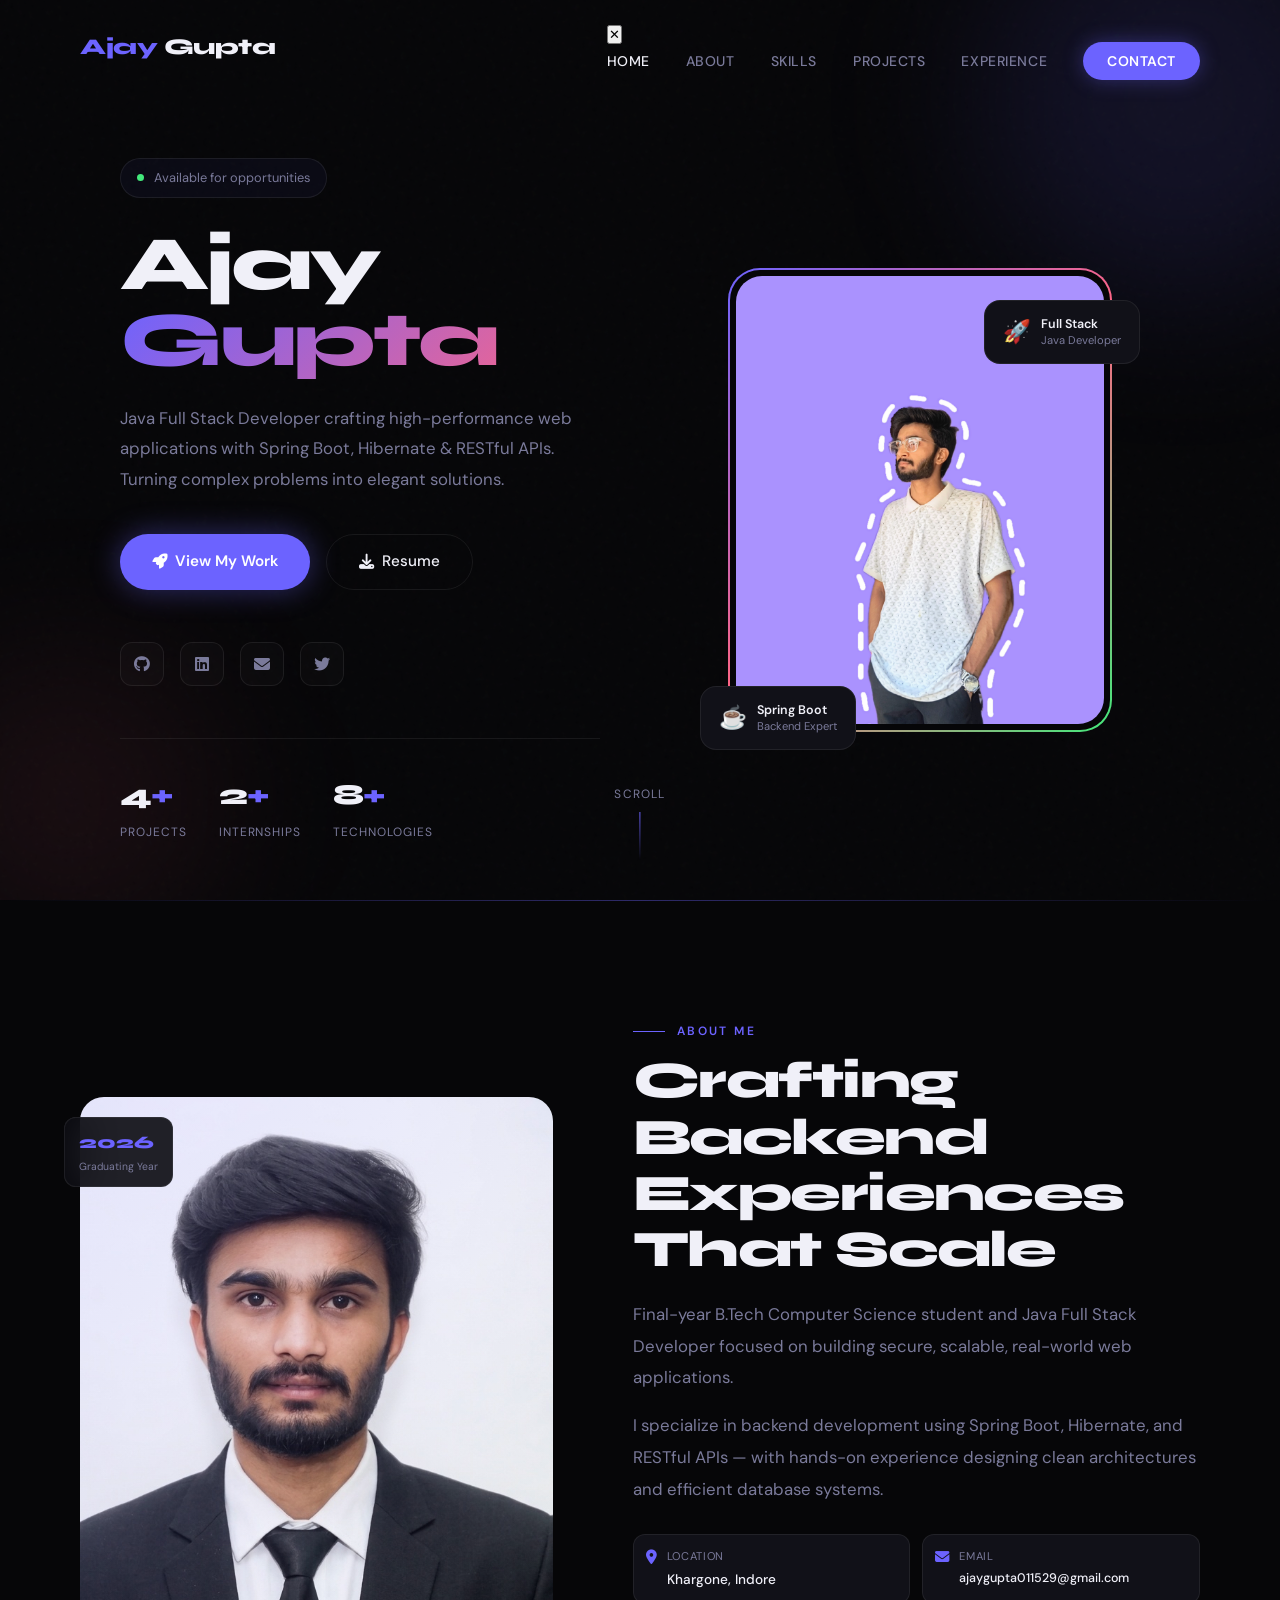
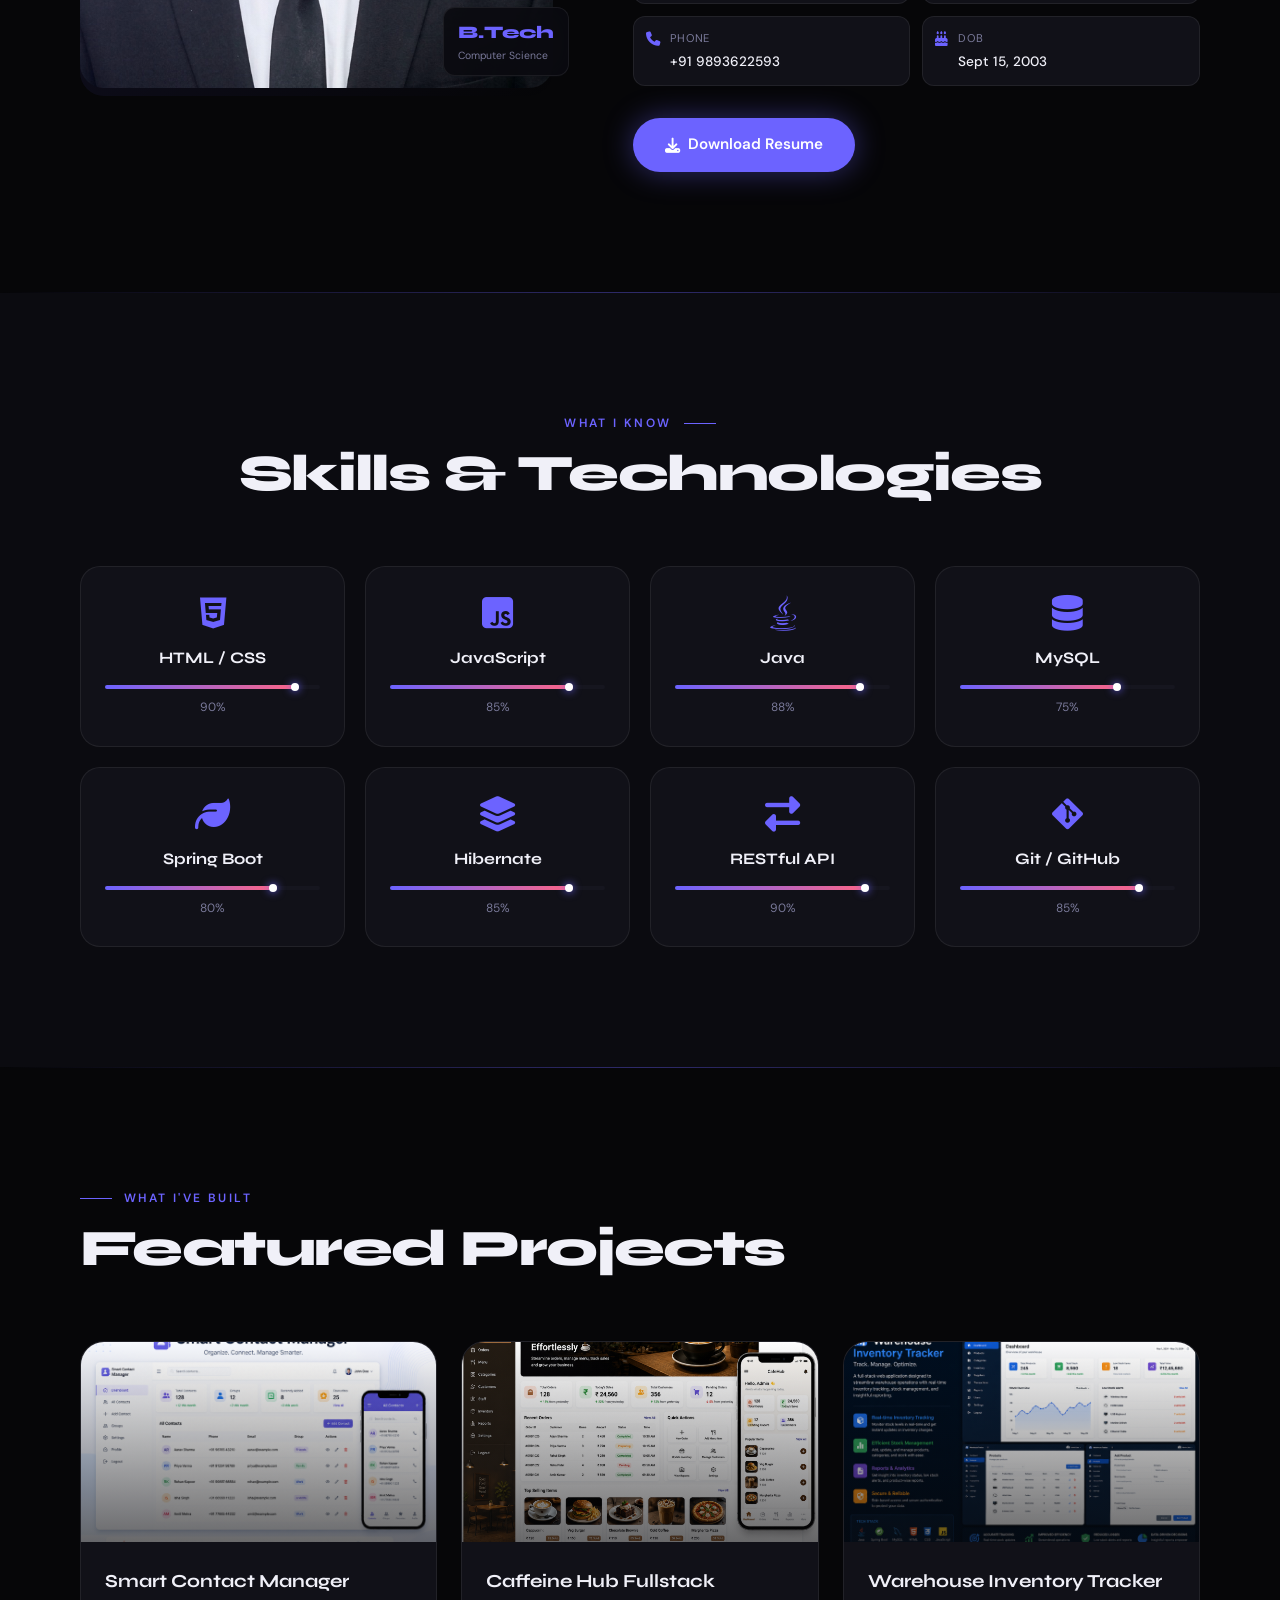
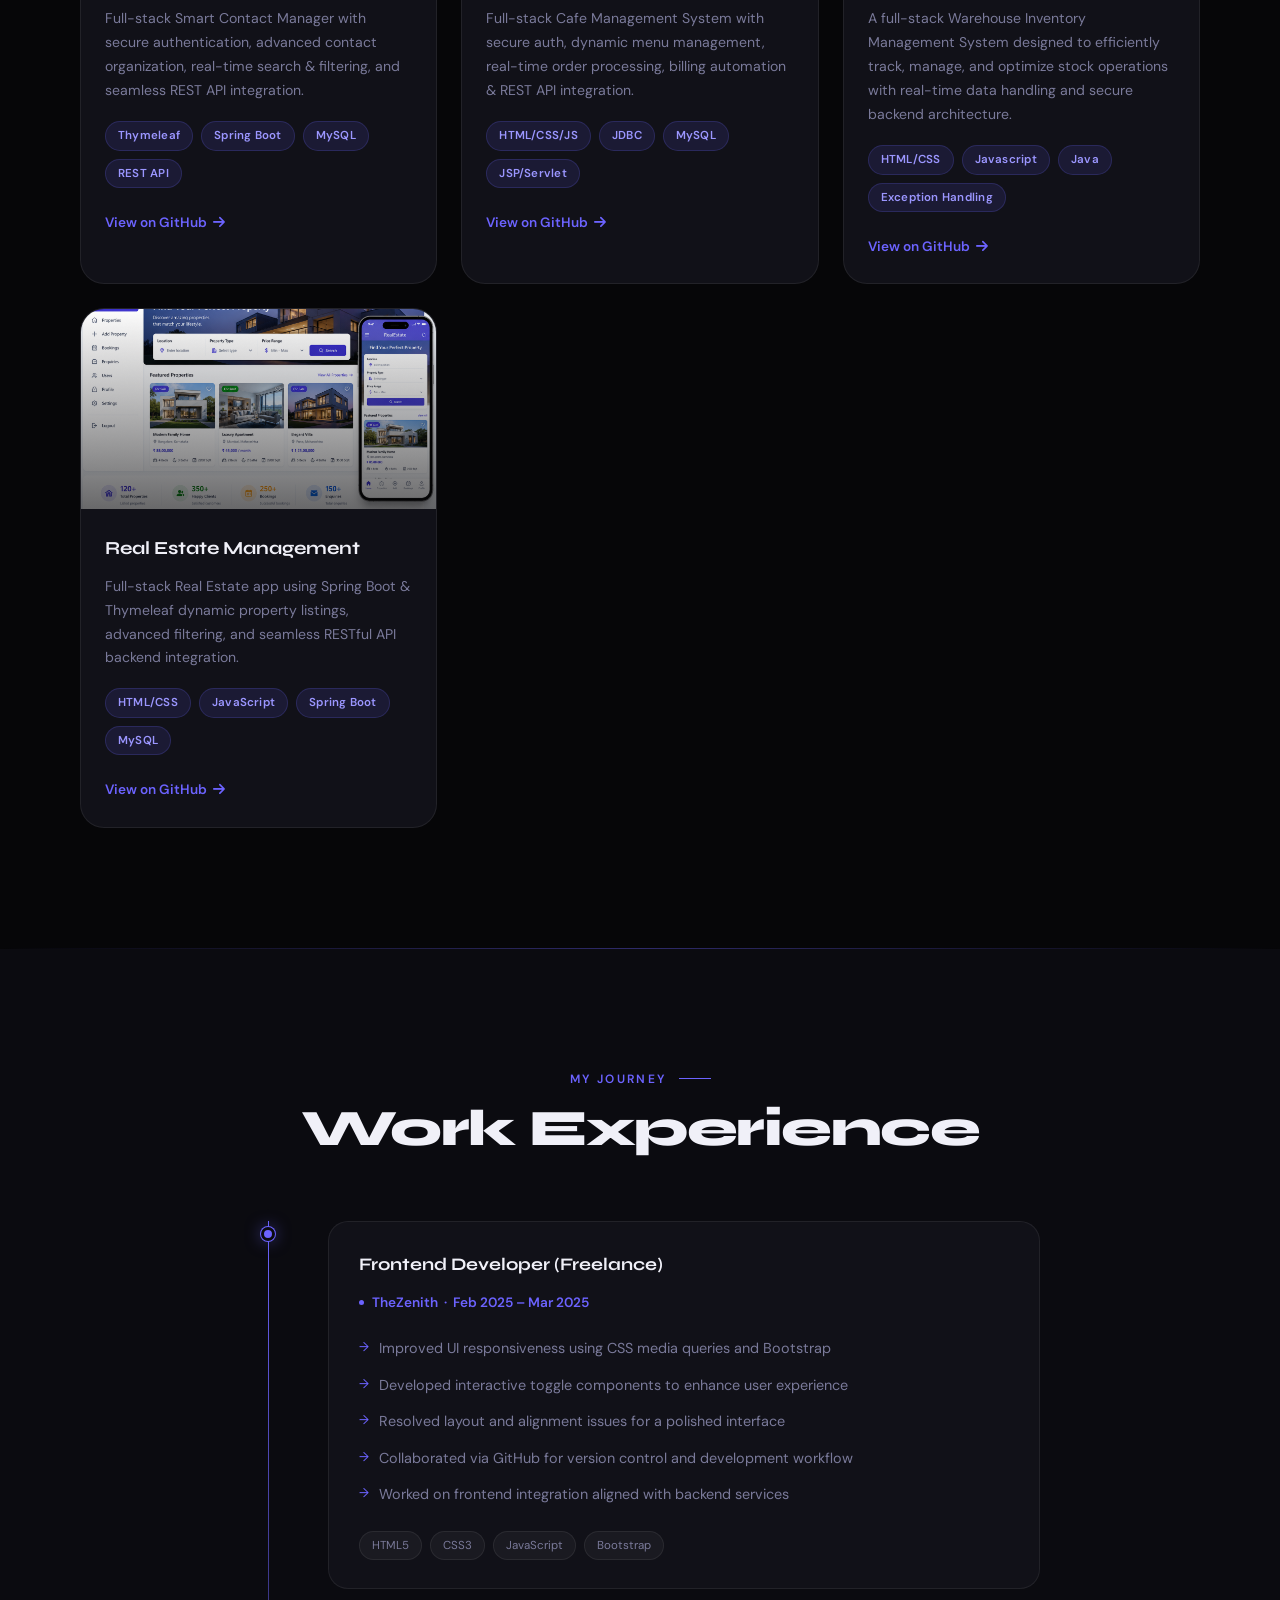
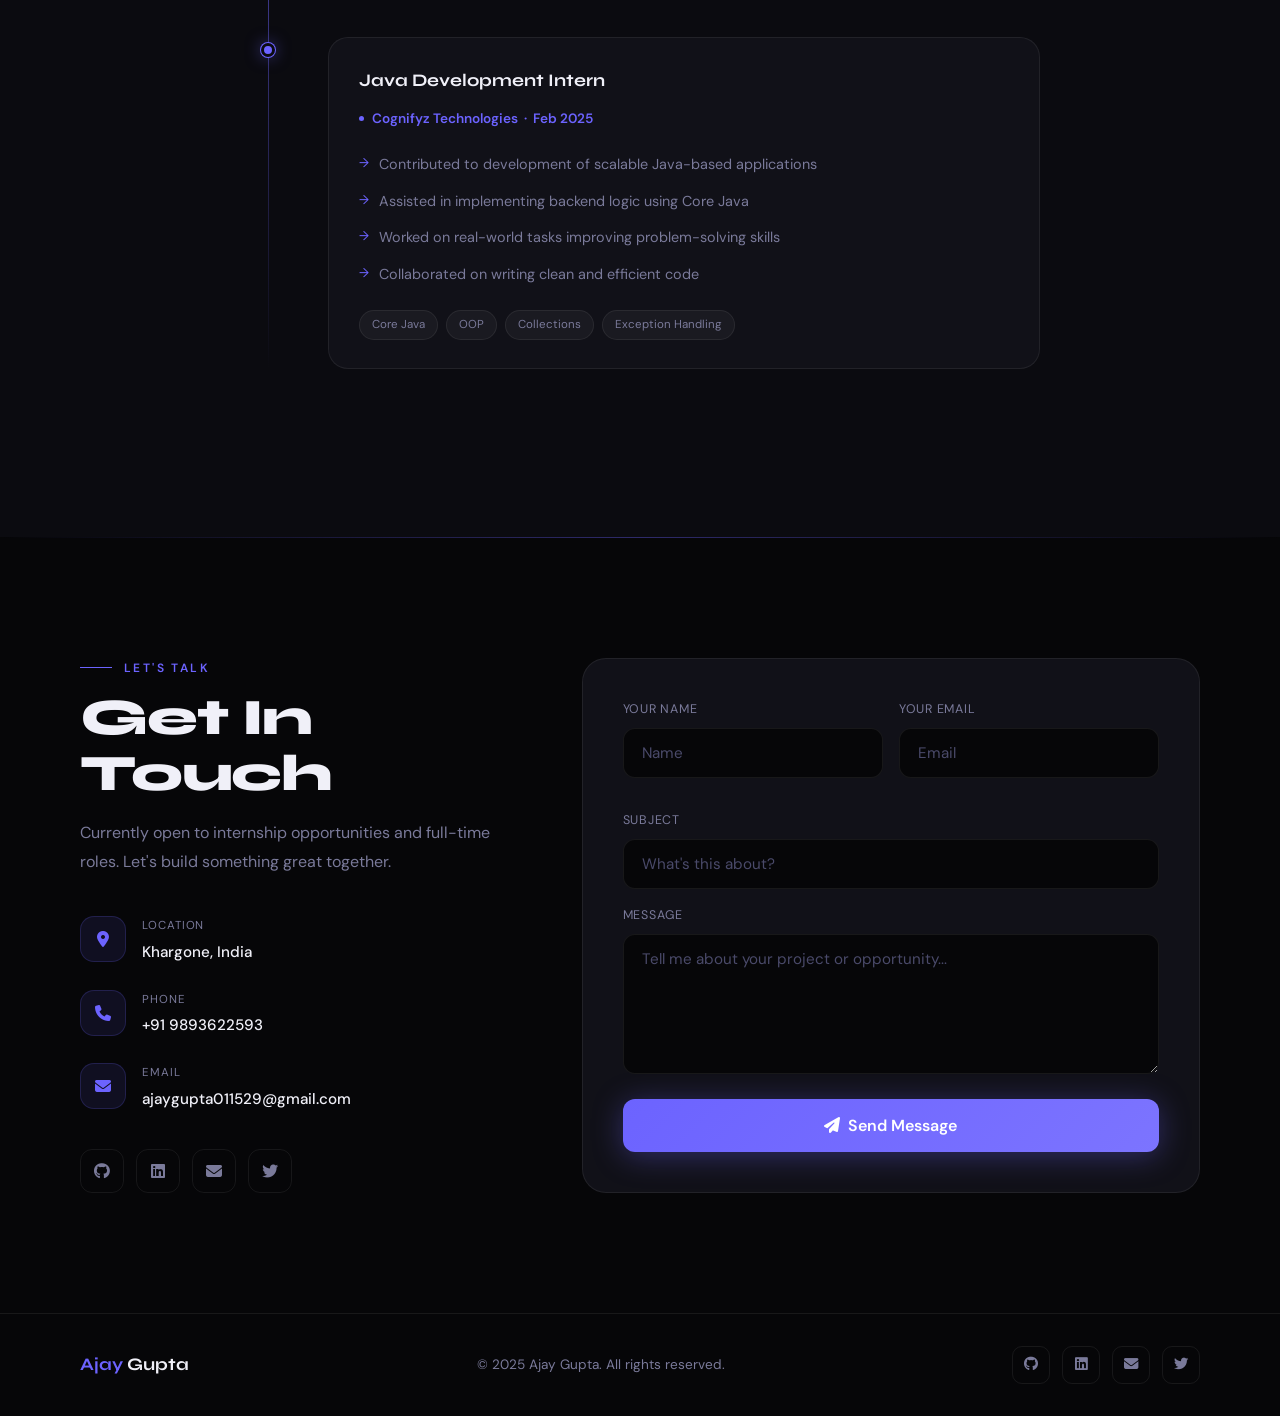
<file: index.html>
<!DOCTYPE html>
<html lang="en">
<head>
    <meta charset="UTF-8">
    <meta name="viewport" content="width=device-width, initial-scale=1.0">
    <title>Ajay Gupta — Java Developer</title>
    <link href="https://fonts.googleapis.com/css2?family=Clash+Display:wght@400;500;600;700&family=Syne:wght@400;500;600;700;800&family=DM+Sans:ital,wght@0,300;0,400;0,500;1,300&display=swap" rel="stylesheet">
    <link rel="stylesheet" href="https://cdnjs.cloudflare.com/ajax/libs/font-awesome/6.4.0/css/all.min.css">
    <style>
        :root {
            --bg: #060608;
            --bg2: #0b0b10;
            --surface: #111118;
            --surface2: #16161f;
            --border: rgba(255,255,255,0.07);
            --accent: #6c63ff;
            --accent2: #ff6584;
            --accent3: #43e97b;
            --gold: #f5c842;
            --text: #f0f0f8;
            --muted: #7a7a9a;
            --muted2: #4a4a6a;
        }

        *, *::before, *::after { margin: 0; padding: 0; box-sizing: border-box; }

        html { scroll-behavior: smooth; overflow-x: hidden; }

        body {
            background: var(--bg);
            color: var(--text);
            font-family: 'DM Sans', sans-serif;
            font-size: 16px;
            line-height: 1.7;
            overflow-x: hidden;
        }



        /* ─── NOISE OVERLAY ─── */
        body::before {
            content: '';
            position: fixed; inset: 0; z-index: 0;
            background-image: url("data:image/svg+xml,%3Csvg viewBox='0 0 200 200' xmlns='http://www.w3.org/2000/svg'%3E%3Cfilter id='n'%3E%3CfeTurbulence type='fractalNoise' baseFrequency='0.75' numOctaves='4' stitchTiles='stitch'/%3E%3C/filter%3E%3Crect width='100%25' height='100%25' filter='url(%23n)' opacity='0.04'/%3E%3C/svg%3E");
            opacity: 0.5;
            pointer-events: none;
        }

        /* ─── SCROLLBAR ─── */
        ::-webkit-scrollbar { width: 4px; }
        ::-webkit-scrollbar-track { background: var(--bg); }
        ::-webkit-scrollbar-thumb { background: var(--accent); border-radius: 2px; }

        /* ─── NAVBAR ─── */
        .navbar {
            position: fixed; top: 0; left: 0; right: 0; z-index: 1000;
            padding: 20px 0;
            transition: all 0.4s ease;
        }
        .navbar.scrolled {
            background: rgba(6,6,8,0.85);
            backdrop-filter: blur(20px);
            padding: 14px 0;
            border-bottom: 1px solid var(--border);
        }
        .nav-inner {
            max-width: 1200px; margin: 0 auto;
            padding: 0 40px;
            display: flex; align-items: center; justify-content: space-between;
        }
        .nav-logo {
            font-family: 'Syne', sans-serif;
            font-size: 1.4rem;
            font-weight: 800;
            letter-spacing: -0.02em;
            text-decoration: none;
            color: var(--text);
        }
        .nav-logo span { color: var(--accent); }
        .nav-links { display: flex; gap: 36px; list-style: none; }
        .nav-links a {
            text-decoration: none;
            color: var(--muted);
            font-size: 0.875rem;
            font-weight: 500;
            letter-spacing: 0.04em;
            text-transform: uppercase;
            transition: color 0.3s;
            position: relative;
        }
        .nav-links a::after {
            content: '';
            position: absolute; bottom: -4px; left: 0; right: 0;
            height: 1px; background: var(--accent);
            transform: scaleX(0); transform-origin: right;
            transition: transform 0.3s ease;
        }
        .nav-links a:hover { color: var(--text); }
        .nav-links a:hover::after { transform: scaleX(1); transform-origin: left; }
        .nav-cta {
            padding: 10px 24px;
            background: var(--accent);
            color: white !important;
            border-radius: 100px;
            font-weight: 600 !important;
            transition: all 0.3s !important;
            box-shadow: 0 0 20px rgba(108,99,255,0.35);
        }
        .nav-cta:hover { background: #7c74ff !important; box-shadow: 0 0 32px rgba(108,99,255,0.6) !important; }
        .nav-cta::after { display: none !important; }
        .nav-hamburger { display: none; flex-direction: column; gap: 5px; background: none; border: none; cursor: pointer; }
        .nav-hamburger span { display: block; width: 24px; height: 2px; background: var(--text); transition: all 0.3s; }

        /* ─── SECTION BASE ─── */
        section { position: relative; z-index: 1; }
        .container { max-width: 1200px; margin: 0 auto; padding: 0 40px; }
        .section-label {
            font-size: 0.75rem;
            font-weight: 600;
            letter-spacing: 0.2em;
            text-transform: uppercase;
            color: var(--accent);
            margin-bottom: 12px;
            display: flex; align-items: center; gap: 12px;
        }
        .section-label::before {
            content: '';
            display: block; width: 32px; height: 1px;
            background: var(--accent);
        }
        .section-title {
            font-family: 'Syne', sans-serif;
            font-size: clamp(2rem, 4vw, 3.5rem);
            font-weight: 800;
            line-height: 1.1;
            letter-spacing: -0.03em;
        }

        /* ─── HERO ─── */
        #home {
            min-height: 100vh;
            display: flex; align-items: center;
            padding-top: 100px;
            overflow: hidden;
        }
        .hero-grid {
            display: grid;
            grid-template-columns: 1fr 1fr;
            gap: 80px;
            align-items: center;
            width: 100%;
        }
        .hero-eyebrow {
            display: inline-flex; align-items: center; gap: 10px;
            padding: 8px 16px;
            border: 1px solid var(--border);
            border-radius: 100px;
            font-size: 0.8rem;
            color: var(--muted);
            margin-bottom: 28px;
            background: rgba(108,99,255,0.05);
            animation: fadeInUp 0.8s ease both;
        }
        .hero-eyebrow .dot {
            width: 7px; height: 7px;
            border-radius: 50%;
            background: var(--accent3);
            animation: pulse 2s infinite;
        }
        @keyframes pulse { 0%,100% { box-shadow: 0 0 0 0 rgba(67,233,123,0.4); } 50% { box-shadow: 0 0 0 6px rgba(67,233,123,0); } }
        .hero-name {
            font-family: 'Syne', sans-serif;
            font-size: clamp(3rem, 6vw, 6rem);
            font-weight: 800;
            line-height: 1.0;
            letter-spacing: -0.04em;
            margin-bottom: 24px;
            animation: fadeInUp 0.8s 0.1s ease both;
        }
        .hero-name .line1 { display: block; color: var(--text); }
        .hero-name .line2 {
            display: block;
            background: linear-gradient(135deg, var(--accent), var(--accent2));
            -webkit-background-clip: text;
            -webkit-text-fill-color: transparent;
        }
        .hero-desc {
            color: var(--muted);
            font-size: 1.05rem;
            max-width: 480px;
            margin-bottom: 40px;
            animation: fadeInUp 0.8s 0.2s ease both;
            line-height: 1.8;
        }
        .hero-actions {
            display: flex; gap: 16px; flex-wrap: wrap;
            animation: fadeInUp 0.8s 0.3s ease both;
            margin-bottom: 52px;
        }
        .btn-primary-custom {
            display: inline-flex; align-items: center; gap: 8px;
            padding: 14px 32px;
            background: var(--accent);
            color: white;
            text-decoration: none;
            border-radius: 100px;
            font-weight: 600;
            font-size: 0.95rem;
            transition: all 0.3s;
            box-shadow: 0 0 30px rgba(108,99,255,0.4);
            position: relative; overflow: hidden;
        }
        .btn-primary-custom::before {
            content: '';
            position: absolute; inset: 0;
            background: linear-gradient(135deg, rgba(255,255,255,0.15), transparent);
            opacity: 0; transition: opacity 0.3s;
        }
        .btn-primary-custom:hover { transform: translateY(-2px); box-shadow: 0 8px 40px rgba(108,99,255,0.55); }
        .btn-primary-custom:hover::before { opacity: 1; }
        .btn-secondary-custom {
            display: inline-flex; align-items: center; gap: 8px;
            padding: 14px 32px;
            border: 1px solid var(--border);
            color: var(--text);
            text-decoration: none;
            border-radius: 100px;
            font-weight: 500;
            font-size: 0.95rem;
            transition: all 0.3s;
            background: transparent;
        }
        .btn-secondary-custom:hover { border-color: var(--accent); background: rgba(108,99,255,0.08); transform: translateY(-2px); }
        .hero-socials {
            display: flex; gap: 16px;
            animation: fadeInUp 0.8s 0.4s ease both;
        }
        .hero-socials a {
            width: 44px; height: 44px;
            border: 1px solid var(--border);
            border-radius: 12px;
            display: flex; align-items: center; justify-content: center;
            color: var(--muted);
            text-decoration: none;
            font-size: 1rem;
            transition: all 0.3s;
            background: rgba(255,255,255,0.02);
        }
        .hero-socials a:hover { border-color: var(--accent); color: var(--accent); background: rgba(108,99,255,0.1); transform: translateY(-3px); }
        .hero-visual {
            display: flex; justify-content: center;
            animation: fadeInRight 1s 0.2s ease both;
            position: relative;
        }
        .hero-img-wrap {
            position: relative;
            width: 380px; height: 460px;
        }
        .hero-img-wrap::before {
            content: '';
            position: absolute;
            inset: -2px;
            background: linear-gradient(135deg, var(--accent), var(--accent2), var(--accent3));
            border-radius: 32px;
            z-index: 0;
            animation: borderRotate 4s linear infinite;
        }
        .hero-img-wrap::after {
            content: '';
            position: absolute;
            inset: 0;
            background: var(--bg);
            border-radius: 30px;
            z-index: 1;
        }
        @keyframes borderRotate { 0% { filter: hue-rotate(0deg); } 100% { filter: hue-rotate(360deg); } }
        .hero-img-wrap img {
            position: absolute; inset: 6px;
            width: calc(100% - 12px);
            height: calc(100% - 12px);
            object-fit: cover;
            border-radius: 26px;
            z-index: 2;
        }
        .hero-badge {
            position: absolute;
            background: var(--surface);
            border: 1px solid var(--border);
            border-radius: 16px;
            padding: 12px 18px;
            display: flex; align-items: center; gap: 10px;
            z-index: 3;
            backdrop-filter: blur(10px);
        }
        .hero-badge.b1 { bottom: -20px; left: -30px; }
        .hero-badge.b2 { top: 30px; right: -30px; }
        .hero-badge .badge-icon { font-size: 1.4rem; }
        .hero-badge .badge-text { font-size: 0.78rem; font-weight: 600; line-height: 1.3; }
        .hero-badge .badge-sub { color: var(--muted); font-size: 0.7rem; font-weight: 400; }
        .hero-stats {
            display: flex; gap: 32px;
            animation: fadeInUp 0.8s 0.5s ease both;
            margin-top: 52px;
            padding-top: 32px;
            border-top: 1px solid var(--border);
        }
        .stat-item { text-align: left; }
        .stat-num {
            font-family: 'Syne', sans-serif;
            font-size: 1.8rem;
            font-weight: 800;
            color: var(--text);
            letter-spacing: -0.03em;
        }
        .stat-num span { color: var(--accent); }
        .stat-label { font-size: 0.75rem; color: var(--muted); text-transform: uppercase; letter-spacing: 0.08em; margin-top: 2px; }

        /* ─── FLOATING ORBS ─── */
        .orb {
            position: absolute;
            border-radius: 50%;
            filter: blur(80px);
            pointer-events: none;
            animation: orbFloat 8s ease-in-out infinite;
        }
        .orb1 { width: 400px; height: 400px; background: rgba(108,99,255,0.12); top: -100px; right: -100px; }
        .orb2 { width: 300px; height: 300px; background: rgba(255,101,132,0.08); bottom: -50px; left: -80px; animation-delay: -3s; }
        @keyframes orbFloat { 0%,100% { transform: translateY(0) scale(1); } 50% { transform: translateY(-30px) scale(1.05); } }

        /* ─── SCROLL INDICATOR ─── */
        .scroll-indicator {
            position: absolute; bottom: 40px; left: 50%;
            transform: translateX(-50%);
            display: flex; flex-direction: column; align-items: center; gap: 8px;
            color: var(--muted); font-size: 0.75rem;
            letter-spacing: 0.1em; text-transform: uppercase;
            animation: fadeIn 1s 1s both;
        }
        .scroll-line {
            width: 1px; height: 48px;
            background: linear-gradient(to bottom, var(--accent), transparent);
            animation: scrollPulse 2s infinite;
        }
        @keyframes scrollPulse { 0%,100% { opacity: 1; } 50% { opacity: 0.3; } }

        /* ─── ABOUT ─── */
        #about { padding: 120px 0; }
        .about-grid {
            display: grid;
            grid-template-columns: 1fr 1.2fr;
            gap: 80px;
            align-items: center;
        }
        .about-img-wrap {
            position: relative;
        }
        .about-img-wrap img {
            width: 100%;
            border-radius: 24px;
            object-fit: cover;
            aspect-ratio: 4/5;
        }
        .about-img-overlay {
            position: absolute;
            inset: 0;
            background: linear-gradient(135deg, rgba(108,99,255,0.15), transparent);
            border-radius: 24px;
        }
        .about-card {
            position: absolute;
            background: rgba(11,11,16,0.9);
            backdrop-filter: blur(20px);
            border: 1px solid var(--border);
            border-radius: 12px;
            padding: 10px 14px;
        }
        .about-card.c1 { bottom: 20px; right: -16px; }
        .about-card.c2 { top: 20px; left: -16px; }
        .about-card-num {
            font-family: 'Syne', sans-serif;
            font-size: 1.1rem;
            font-weight: 800;
            color: var(--accent);
        }
        .about-card-label { font-size: 0.65rem; color: var(--muted); }
        @media (max-width: 640px) {
            .about-card { padding: 7px 10px; border-radius: 9px; }
            .about-card-num { font-size: 0.85rem; }
            .about-card-label { font-size: 0.58rem; }
            .about-card.c1 { bottom: 10px; right: 6px; }
            .about-card.c2 { top: 10px; left: 6px; }
        }
        .about-content .section-title { margin-bottom: 20px; }
        .about-lead {
            font-size: 1.05rem;
            color: var(--muted);
            margin-bottom: 16px;
            line-height: 1.9;
        }
        .about-details {
            display: grid;
            grid-template-columns: 1fr 1fr;
            gap: 12px;
            margin: 28px 0 32px;
        }
        .detail-item {
            display: flex; align-items: flex-start; gap: 10px;
            padding: 12px;
            background: var(--surface);
            border: 1px solid var(--border);
            border-radius: 12px;
        }
        .detail-item i { color: var(--accent); margin-top: 3px; font-size: 0.9rem; }
        .detail-label { font-size: 0.7rem; color: var(--muted); text-transform: uppercase; letter-spacing: 0.06em; margin-bottom: 2px; }
        .detail-val { font-size: 0.85rem; font-weight: 500; }

        /* ─── SKILLS ─── */
        #skills { padding: 120px 0; background: var(--bg2); }
        .skills-header { text-align: center; margin-bottom: 64px; }
        .skills-header .section-label { justify-content: center; }
        .skills-header .section-label::before { display: none; }
        .skills-header .section-label::after { content: ''; display: block; width: 32px; height: 1px; background: var(--accent); }
        .skills-grid {
            display: grid;
            grid-template-columns: repeat(4, 1fr);
            gap: 20px;
        }
        .skill-card {
            background: var(--surface);
            border: 1px solid var(--border);
            border-radius: 20px;
            padding: 28px 24px;
            text-align: center;
            transition: all 0.4s cubic-bezier(0.175, 0.885, 0.32, 1.275);
            position: relative;
            overflow: hidden;
        }
        .skill-card::before {
            content: '';
            position: absolute;
            top: 0; left: 0; right: 0; height: 2px;
            background: linear-gradient(90deg, var(--accent), var(--accent2));
            transform: scaleX(0);
            transition: transform 0.4s ease;
        }
        .skill-card:hover { transform: translateY(-8px); border-color: rgba(108,99,255,0.3); box-shadow: 0 20px 60px rgba(0,0,0,0.4), 0 0 0 1px rgba(108,99,255,0.1); }
        .skill-card:hover::before { transform: scaleX(1); }
        .skill-icon { font-size: 2.2rem; color: var(--accent); margin-bottom: 14px; display: block; }
        .skill-name { font-family: 'Syne', sans-serif; font-weight: 700; font-size: 1rem; margin-bottom: 14px; }
        .skill-bar-wrap {
            width: 100%;
            height: 4px;
            background: var(--surface2);
            border-radius: 2px;
            overflow: visible;
            position: relative;
        }
        .skill-bar {
            height: 100%;
            border-radius: 2px;
            background: linear-gradient(90deg, var(--accent), var(--accent2));
            position: relative;
            transition: width 1.2s cubic-bezier(0.16, 1, 0.3, 1);
            width: 0;
        }
        .skill-bar::after {
            content: '';
            position: absolute;
            right: 0; top: 50%;
            transform: translateY(-50%);
            width: 8px; height: 8px;
            border-radius: 50%;
            background: white;
            box-shadow: 0 0 8px var(--accent);
        }
        .skill-pct { font-size: 0.75rem; color: var(--muted); margin-top: 8px; }

        /* ─── PROJECTS ─── */
        #projects { padding: 120px 0; }
        .projects-header { margin-bottom: 64px; }
        .projects-grid {
            display: grid;
            grid-template-columns: repeat(3, 1fr);
            gap: 24px;
        }
        .project-card {
            background: var(--surface);
            border: 1px solid var(--border);
            border-radius: 24px;
            overflow: hidden;
            transition: all 0.4s ease;
            position: relative;
            group: true;
        }
        .project-card:hover { transform: translateY(-8px); border-color: rgba(108,99,255,0.3); box-shadow: 0 24px 80px rgba(0,0,0,0.5); }
        .project-img {
            width: 100%; height: 200px;
            object-fit: cover;
            display: block;
            transition: transform 0.5s ease;
        }
        .project-card:hover .project-img { transform: scale(1.05); }
        .project-img-wrap { overflow: hidden; position: relative; }
        .project-img-overlay {
            position: absolute; inset: 0;
            background: linear-gradient(to bottom, transparent, rgba(6,6,8,0.6));
        }
        .project-body { padding: 24px; }
        .project-title { font-family: 'Syne', sans-serif; font-size: 1.15rem; font-weight: 700; margin-bottom: 10px; }
        .project-desc { color: var(--muted); font-size: 0.88rem; line-height: 1.7; margin-bottom: 18px; }
        .project-tags { display: flex; flex-wrap: wrap; gap: 8px; margin-bottom: 20px; }
        .tag {
            padding: 4px 12px;
            background: rgba(108,99,255,0.12);
            border: 1px solid rgba(108,99,255,0.2);
            border-radius: 100px;
            font-size: 0.72rem;
            font-weight: 600;
            color: #9b96ff;
            letter-spacing: 0.02em;
        }
        .project-link {
            display: inline-flex; align-items: center; gap: 6px;
            color: var(--accent);
            text-decoration: none;
            font-size: 0.85rem;
            font-weight: 600;
            transition: gap 0.3s;
        }
        .project-link:hover { gap: 10px; }

        /* ─── EXPERIENCE ─── */
        #experience { padding: 120px 0; background: var(--bg2); }
        .exp-header { text-align: center; margin-bottom: 64px; }
        .exp-header .section-label { justify-content: center; }
        .exp-header .section-label::before { display: none; }
        .exp-header .section-label::after { content: ''; display: block; width: 32px; height: 1px; background: var(--accent); }
        .timeline {
            position: relative;
            max-width: 800px;
            margin: 0 auto;
        }
        .timeline::before {
            content: '';
            position: absolute;
            left: 28px; top: 0; bottom: 0;
            width: 1px;
            background: linear-gradient(to bottom, var(--accent), transparent);
        }
        .tl-item {
            display: flex; gap: 32px;
            margin-bottom: 48px;
            animation: fadeInUp 0.6s ease both;
        }
        .tl-marker-wrap {
            flex-shrink: 0;
            width: 56px;
            display: flex; justify-content: center;
        }
        .tl-marker {
            width: 14px; height: 14px;
            border-radius: 50%;
            background: var(--accent);
            border: 3px solid var(--bg2);
            box-shadow: 0 0 0 1px var(--accent), 0 0 16px rgba(108,99,255,0.5);
            margin-top: 6px;
            flex-shrink: 0;
        }
        .tl-content {
            background: var(--surface);
            border: 1px solid var(--border);
            border-radius: 20px;
            padding: 28px 30px;
            flex: 1;
            transition: all 0.3s;
        }
        .tl-content:hover { border-color: rgba(108,99,255,0.3); box-shadow: 0 8px 40px rgba(0,0,0,0.3); }
        .tl-role { font-family: 'Syne', sans-serif; font-size: 1.1rem; font-weight: 700; margin-bottom: 6px; }
        .tl-company {
            display: inline-flex; align-items: center; gap: 8px;
            font-size: 0.85rem; color: var(--accent); font-weight: 600;
            margin-bottom: 16px;
        }
        .tl-company .dot { width: 5px; height: 5px; border-radius: 50%; background: var(--accent); }
        .tl-points { list-style: none; }
        .tl-points li {
            padding: 6px 0;
            color: var(--muted);
            font-size: 0.9rem;
            padding-left: 20px;
            position: relative;
        }
        .tl-points li::before {
            content: '→';
            position: absolute; left: 0;
            color: var(--accent);
            font-size: 0.8rem;
        }
        .tl-tags { display: flex; flex-wrap: wrap; gap: 8px; margin-top: 18px; }
        .tl-tag {
            padding: 4px 12px;
            background: rgba(255,255,255,0.04);
            border: 1px solid var(--border);
            border-radius: 100px;
            font-size: 0.72rem;
            color: var(--muted);
        }

        /* ─── CONTACT ─── */
        #contact { padding: 120px 0; }
        .contact-wrap {
            display: grid;
            grid-template-columns: 1fr 1.4fr;
            gap: 60px;
            align-items: start;
        }
        .contact-info-col .section-title { margin-bottom: 16px; }
        .contact-desc { color: var(--muted); margin-bottom: 40px; font-size: 1rem; line-height: 1.8; }
        .contact-item {
            display: flex; gap: 16px; align-items: flex-start;
            margin-bottom: 24px;
        }
        .contact-icon {
            width: 46px; height: 46px;
            background: rgba(108,99,255,0.1);
            border: 1px solid rgba(108,99,255,0.2);
            border-radius: 14px;
            display: flex; align-items: center; justify-content: center;
            color: var(--accent);
            font-size: 1rem;
            flex-shrink: 0;
        }
        .contact-item-label { font-size: 0.72rem; color: var(--muted); text-transform: uppercase; letter-spacing: 0.08em; margin-bottom: 4px; }
        .contact-item-val { font-size: 0.95rem; font-weight: 500; }
        .contact-item-val a { color: var(--text); text-decoration: none; transition: color 0.3s; }
        .contact-item-val a:hover { color: var(--accent); }
        .contact-socials { display: flex; gap: 12px; margin-top: 36px; }
        .contact-socials a {
            width: 44px; height: 44px;
            border: 1px solid var(--border);
            border-radius: 12px;
            display: flex; align-items: center; justify-content: center;
            color: var(--muted);
            text-decoration: none;
            transition: all 0.3s;
        }
        .contact-socials a:hover { border-color: var(--accent); color: var(--accent); background: rgba(108,99,255,0.1); transform: translateY(-3px); }

        /* Contact Form */
        .contact-form-wrap {
            background: var(--surface);
            border: 1px solid var(--border);
            border-radius: 24px;
            padding: 40px;
        }
        .form-row { display: grid; grid-template-columns: 1fr 1fr; gap: 16px; margin-bottom: 16px; }
        .form-group { margin-bottom: 16px; }
        .form-group label { font-size: 0.78rem; color: var(--muted); text-transform: uppercase; letter-spacing: 0.06em; display: block; margin-bottom: 8px; }
        .form-control {
            width: 100%;
            padding: 14px 18px;
            background: var(--bg);
            border: 1px solid var(--border);
            border-radius: 12px;
            color: var(--text);
            font-family: 'DM Sans', sans-serif;
            font-size: 0.95rem;
            transition: all 0.3s;
            outline: none;
        }
        .form-control:focus { border-color: var(--accent); box-shadow: 0 0 0 3px rgba(108,99,255,0.12); }
        .form-control::placeholder { color: var(--muted2); }
        textarea.form-control { resize: vertical; min-height: 140px; }
        .form-submit {
            width: 100%;
            padding: 16px;
            background: linear-gradient(135deg, var(--accent), #7c74ff);
            color: white;
            border: none;
            border-radius: 12px;
            font-family: 'DM Sans', sans-serif;
            font-size: 1rem;
            font-weight: 600;
            cursor: pointer;
            transition: all 0.3s;
            margin-top: 8px;
            display: flex; align-items: center; justify-content: center; gap: 8px;
            box-shadow: 0 4px 30px rgba(108,99,255,0.35);
        }
        .form-submit:hover { transform: translateY(-2px); box-shadow: 0 8px 40px rgba(108,99,255,0.5); }

        /* ─── FOOTER ─── */
        footer {
            background: var(--bg);
            border-top: 1px solid var(--border);
            padding: 32px 0;
        }
        .footer-inner {
            display: flex; align-items: center; justify-content: space-between;
        }
        .footer-brand { font-family: 'Syne', sans-serif; font-weight: 700; font-size: 1.1rem; }
        .footer-brand span { color: var(--accent); }
        .footer-copy { color: var(--muted); font-size: 0.85rem; }
        .footer-socials { display: flex; gap: 12px; }
        .footer-socials a {
            width: 38px; height: 38px;
            border: 1px solid var(--border);
            border-radius: 10px;
            display: flex; align-items: center; justify-content: center;
            color: var(--muted);
            text-decoration: none;
            font-size: 0.9rem;
            transition: all 0.3s;
        }
        .footer-socials a:hover { border-color: var(--accent); color: var(--accent); }

        /* ─── ANIMATIONS ─── */
        @keyframes fadeInUp {
            from { opacity: 0; transform: translateY(30px); }
            to { opacity: 1; transform: translateY(0); }
        }
        @keyframes fadeInRight {
            from { opacity: 0; transform: translateX(40px); }
            to { opacity: 1; transform: translateX(0); }
        }
        @keyframes fadeIn {
            from { opacity: 0; }
            to { opacity: 1; }
        }
        .reveal {
            opacity: 0; transform: translateY(40px);
            transition: all 0.7s cubic-bezier(0.16, 1, 0.3, 1);
        }
        .reveal.visible { opacity: 1; transform: none; }

        /* ─── MOBILE NAV ─── */
        @media (max-width: 900px) {
            .nav-hamburger { display: flex; }
            .nav-links-wrap {
                position: fixed; inset: 0; top: 0;
                background: rgba(6,6,8,0.97);
                backdrop-filter: blur(20px);
                display: flex; flex-direction: column;
                align-items: center; justify-content: center;
                transform: translateX(100%);
                transition: transform 0.4s cubic-bezier(0.76, 0, 0.24, 1);
                z-index: 999;
            }
            .nav-links-wrap.open { transform: none; }
            .nav-links { flex-direction: column; gap: 28px; text-align: center; }
            .nav-links a { font-size: 1.5rem; }
            .nav-close {
                position: absolute; top: 24px; right: 24px;
                font-size: 1.5rem; color: var(--muted);
                cursor: pointer; background: none; border: none; font-family: inherit;
            }
        }

        /* ─── RESPONSIVE ─── */
        @media (max-width: 1024px) {
            .hero-grid { grid-template-columns: 1fr; gap: 40px; text-align: center; }
            .hero-actions { justify-content: center; }
            .hero-socials { justify-content: center; }
            .hero-stats { justify-content: center; }
            .hero-desc { margin: 0 auto 40px; }
            .hero-visual { display: flex; justify-content: center; order: -1; }
            .hero-img-wrap { width: 260px; height: 320px; }
            .about-grid { grid-template-columns: 1fr; }
            .about-img-wrap { display: block; max-width: 340px; margin: 0 auto 40px; }
            .about-card.c1 { right: -10px; }
            .about-card.c2 { left: -10px; }
            .skills-grid { grid-template-columns: repeat(2, 1fr); }
            .projects-grid { grid-template-columns: repeat(2, 1fr); }
        }
        @media (max-width: 640px) {
            .container { padding: 0 16px; }
            .nav-inner { padding: 0 16px; }
            #home { padding-top: 80px; }
            section { padding: 70px 0; }
            .hero-visual { display: flex; justify-content: center; order: -1; }
            .hero-img-wrap { width: 200px; height: 250px; }
            .hero-badge.b1 { bottom: -14px; left: -8px; padding: 8px 12px; }
            .hero-badge.b2 { top: 14px; right: -8px; padding: 8px 12px; }
            .hero-badge .badge-icon { font-size: 1rem; }
            .hero-badge .badge-text { font-size: 0.7rem; }
            .skills-grid { grid-template-columns: 1fr 1fr; gap: 12px; }
            .skill-card { padding: 18px 12px; }
            .projects-grid { grid-template-columns: 1fr; }
            .project-img { height: 180px; }
            .contact-wrap { grid-template-columns: 1fr; }
            .contact-form-wrap { padding: 22px 16px; }
            .form-row { grid-template-columns: 1fr; }
            .footer-inner { flex-direction: column; gap: 16px; text-align: center; }
            .about-details { grid-template-columns: 1fr; }
            .about-img-wrap { max-width: 260px; }
            .hero-stats { gap: 20px; }
            .stat-num { font-size: 1.4rem; }
        }

        /* ─── GLOW LINES ─── */
        .glow-line {
            height: 1px;
            background: linear-gradient(90deg, transparent, var(--accent), transparent);
            opacity: 0.4;
            margin: 0;
        }
    </style>
</head>
<body>

<!-- Navbar -->
<nav class="navbar" id="navbar">
    <div class="nav-inner">
        <a href="#home" class="nav-logo"><span>Ajay</span> Gupta</a>
        <div class="nav-links-wrap" id="navWrap">
            <button class="nav-close" id="navClose">✕</button>
            <ul class="nav-links">
                <li><a href="#home" onclick="closeNav()">Home</a></li>
                <li><a href="#about" onclick="closeNav()">About</a></li>
                <li><a href="#skills" onclick="closeNav()">Skills</a></li>
                <li><a href="#projects" onclick="closeNav()">Projects</a></li>
                <li><a href="#experience" onclick="closeNav()">Experience</a></li>
                <li><a href="#contact" class="nav-cta" onclick="closeNav()">Contact</a></li>
            </ul>
        </div>
        <button class="nav-hamburger" id="navOpen" onclick="openNav()">
            <span></span><span></span><span></span>
        </button>
    </div>
</nav>

<!-- ══════════════════════════ HERO ══════════════════════════ -->
<section id="home">
    <div class="orb orb1"></div>
    <div class="orb orb2"></div>
    <div class="container">
        <div class="hero-grid">
            <div class="hero-left">
                <div class="hero-eyebrow">
                    <span class="dot"></span>
                    Available for opportunities
                </div>
                <h1 class="hero-name">
                    <span class="line1">Ajay</span>
                    <span class="line2">Gupta</span>
                </h1>
                <p class="hero-desc">
                    Java Full Stack Developer crafting high-performance web applications with Spring Boot, Hibernate & RESTful APIs. Turning complex problems into elegant solutions.
                </p>
                <div class="hero-actions">
                    <a href="#projects" class="btn-primary-custom">
                        <i class="fas fa-rocket"></i> View My Work
                    </a>
                    <a href="assets/resume/Ajay_Gupta_Resume.pdf" download class="btn-secondary-custom">
                        <i class="fas fa-download"></i> Resume
                    </a>
                </div>
                <div class="hero-socials">
                    <a href="https://github.com/Ajayyygupta" target="_blank" title="GitHub"><i class="fab fa-github"></i></a>
                    <a href="https://www.linkedin.com/in/ajay-gupta-0051452a6" target="_blank" title="LinkedIn"><i class="fab fa-linkedin"></i></a>
                    <a href="mailto:ajaygupta011529@gmail.com" title="Email"><i class="fas fa-envelope"></i></a>
                    <a href="#" title="Twitter"><i class="fab fa-twitter"></i></a>
                </div>
                <div class="hero-stats">
                    <div class="stat-item">
                        <div class="stat-num">4<span>+</span></div>
                        <div class="stat-label">Projects</div>
                    </div>
                    <div class="stat-item">
                        <div class="stat-num">2<span>+</span></div>
                        <div class="stat-label">Internships</div>
                    </div>
                    <div class="stat-item">
                        <div class="stat-num">8<span>+</span></div>
                        <div class="stat-label">Technologies</div>
                    </div>
                </div>
            </div>
            <div class="hero-visual">
                <div class="hero-img-wrap">
                    <img src="Screenshot_20250708-001141~2.png" alt="Ajay Gupta">
                    <div class="hero-badge b1">
                        <span class="badge-icon">☕</span>
                        <div class="badge-text">
                            Spring Boot<br>
                            <span class="badge-sub">Backend Expert</span>
                        </div>
                    </div>
                    <div class="hero-badge b2">
                        <span class="badge-icon">🚀</span>
                        <div class="badge-text">
                            Full Stack<br>
                            <span class="badge-sub">Java Developer</span>
                        </div>
                    </div>
                </div>
            </div>
        </div>
    </div>
    <div class="scroll-indicator">
        <span>Scroll</span>
        <div class="scroll-line"></div>
    </div>
</section>

<div class="glow-line"></div>

<!-- ══════════════════════════ ABOUT ══════════════════════════ -->
<section id="about">
    <div class="container">
        <div class="about-grid">
            <div class="about-img-wrap reveal">
                <img src="assets/images/profile.png" alt="About Ajay">
                <div class="about-img-overlay"></div>
                <div class="about-card c1">
                    <div class="about-card-num">B.Tech</div>
                    <div class="about-card-label">Computer Science</div>
                </div>
                <div class="about-card c2">
                    <div class="about-card-num">2026</div>
                    <div class="about-card-label">Graduating Year</div>
                </div>
            </div>
            <div class="about-content reveal">
                <div class="section-label">About Me</div>
                <h2 class="section-title">Crafting Backend<br>Experiences That Scale</h2>
                <p class="about-lead">
                    Final-year B.Tech Computer Science student and Java Full Stack Developer focused on building secure, scalable, real-world web applications.
                </p>
                <p class="about-lead">
                    I specialize in backend development using Spring Boot, Hibernate, and RESTful APIs — with hands-on experience designing clean architectures and efficient database systems.
                </p>
                <div class="about-details">
                    <div class="detail-item">
                        <i class="fas fa-map-marker-alt"></i>
                        <div>
                            <div class="detail-label">Location</div>
                            <div class="detail-val">Khargone, Indore</div>
                        </div>
                    </div>
                    <div class="detail-item">
                        <i class="fas fa-envelope"></i>
                        <div>
                            <div class="detail-label">Email</div>
                            <div class="detail-val" style="font-size:0.78rem">ajaygupta011529@gmail.com</div>
                        </div>
                    </div>
                    <div class="detail-item">
                        <i class="fas fa-phone"></i>
                        <div>
                            <div class="detail-label">Phone</div>
                            <div class="detail-val">+91 9893622593</div>
                        </div>
                    </div>
                    <div class="detail-item">
                        <i class="fas fa-birthday-cake"></i>
                        <div>
                            <div class="detail-label">DOB</div>
                            <div class="detail-val">Sept 15, 2003</div>
                        </div>
                    </div>
                </div>
                <a href="assets/resume/Ajay_Gupta_Resume.pdf" download class="btn-primary-custom" style="display:inline-flex">
                    <i class="fas fa-download"></i> Download Resume
                </a>
            </div>
        </div>
    </div>
</section>

<div class="glow-line"></div>

<!-- ══════════════════════════ SKILLS ══════════════════════════ -->
<section id="skills">
    <div class="container">
        <div class="skills-header reveal">
            <div class="section-label">What I Know</div>
            <h2 class="section-title">Skills & Technologies</h2>
        </div>
        <div class="skills-grid">
            <div class="skill-card reveal" data-delay="0">
                <i class="fab fa-html5 skill-icon"></i>
                <div class="skill-name">HTML / CSS</div>
                <div class="skill-bar-wrap"><div class="skill-bar" data-width="90"></div></div>
                <div class="skill-pct">90%</div>
            </div>
            <div class="skill-card reveal" data-delay="1">
                <i class="fab fa-js-square skill-icon"></i>
                <div class="skill-name">JavaScript</div>
                <div class="skill-bar-wrap"><div class="skill-bar" data-width="85"></div></div>
                <div class="skill-pct">85%</div>
            </div>
            <div class="skill-card reveal" data-delay="2">
                <i class="fab fa-java skill-icon"></i>
                <div class="skill-name">Java</div>
                <div class="skill-bar-wrap"><div class="skill-bar" data-width="88"></div></div>
                <div class="skill-pct">88%</div>
            </div>
            <div class="skill-card reveal" data-delay="3">
                <i class="fas fa-database skill-icon"></i>
                <div class="skill-name">MySQL</div>
                <div class="skill-bar-wrap"><div class="skill-bar" data-width="75"></div></div>
                <div class="skill-pct">75%</div>
            </div>
            <div class="skill-card reveal" data-delay="4">
                <i class="fas fa-leaf skill-icon"></i>
                <div class="skill-name">Spring Boot</div>
                <div class="skill-bar-wrap"><div class="skill-bar" data-width="80"></div></div>
                <div class="skill-pct">80%</div>
            </div>
            <div class="skill-card reveal" data-delay="5">
                <i class="fas fa-layer-group skill-icon"></i>
                <div class="skill-name">Hibernate</div>
                <div class="skill-bar-wrap"><div class="skill-bar" data-width="85"></div></div>
                <div class="skill-pct">85%</div>
            </div>
            <div class="skill-card reveal" data-delay="6">
                <i class="fas fa-exchange-alt skill-icon"></i>
                <div class="skill-name">RESTful API</div>
                <div class="skill-bar-wrap"><div class="skill-bar" data-width="90"></div></div>
                <div class="skill-pct">90%</div>
            </div>
            <div class="skill-card reveal" data-delay="7">
                <i class="fab fa-git-alt skill-icon"></i>
                <div class="skill-name">Git / GitHub</div>
                <div class="skill-bar-wrap"><div class="skill-bar" data-width="85"></div></div>
                <div class="skill-pct">85%</div>
            </div>
        </div>
    </div>
</section>

<div class="glow-line"></div>

<!-- ══════════════════════════ PROJECTS ══════════════════════════ -->
<section id="projects">
    <div class="container">
        <div class="projects-header reveal">
            <div class="section-label">What I've Built</div>
            <h2 class="section-title">Featured Projects</h2>
        </div>
        <div class="projects-grid">
            <div class="project-card reveal">
                <div class="project-img-wrap">
                    <img src="assets/images/smart-manager.png" alt="Smart Contact Manager" class="project-img">
                    <div class="project-img-overlay"></div>
                </div>
                <div class="project-body">
                    <h3 class="project-title">Smart Contact Manager</h3>
                    <p class="project-desc">Full-stack Smart Contact Manager with secure authentication, advanced contact organization, real-time search & filtering, and seamless REST API integration.</p>
                    <div class="project-tags">
                        <span class="tag">Thymeleaf</span>
                        <span class="tag">Spring Boot</span>
                        <span class="tag">MySQL</span>
                        <span class="tag">REST API</span>
                    </div>
                    <a href="https://github.com/Ajayyygupta/Smart-Contact-Manager.git" target="_blank" class="project-link">
                        View on GitHub <i class="fas fa-arrow-right"></i>
                    </a>
                </div>
            </div>
            <div class="project-card reveal">
                <div class="project-img-wrap">
                    <img src="assets/images/Cafe-management.png" alt="Caffeine Hub" class="project-img">
                    <div class="project-img-overlay"></div>
                </div>
                <div class="project-body">
                    <h3 class="project-title">Caffeine Hub Fullstack</h3>
                    <p class="project-desc">Full-stack Cafe Management System with secure auth, dynamic menu management, real-time order processing, billing automation & REST API integration.</p>
                    <div class="project-tags">
                        <span class="tag">HTML/CSS/JS</span>
                        <span class="tag">JDBC</span>
                        <span class="tag">MySQL</span>
                        <span class="tag">JSP/Servlet</span>
                    </div>
                    <a href="https://github.com/Ajayyygupta/Caffeine-hub-fullstack.git" target="_blank" class="project-link">
                        View on GitHub <i class="fas fa-arrow-right"></i>
                    </a>
                </div>
            </div>
             <div class="project-card reveal">
                <div class="project-img-wrap">
                    <img src="assets/images/wareouse inventory.png" alt="Caffeine Hub" class="project-img">
                    <div class="project-img-overlay"></div>
                </div>
                <div class="project-body">
                    <h3 class="project-title">Warehouse Inventory Tracker</h3>
                    <p class="project-desc">A full-stack Warehouse Inventory Management System designed to efficiently track, manage, and optimize stock operations with real-time data handling and secure backend architecture.</p>
                    <div class="project-tags">
                        <span class="tag">HTML/CSS</span>
                        <span class="tag">Javascript</span>
                        <span class="tag">Java</span>
                        <span class="tag">Exception Handling</span>
                    </div>
                    <a href="https://github.com/Ajayyygupta/warehouse-inventory-tracker-jit.git" target="_blank" class="project-link">
                        View on GitHub <i class="fas fa-arrow-right"></i>
                    </a>
                </div>
            </div>
            <div class="project-card reveal">
                <div class="project-img-wrap">
                    <img src="assets/images/real-estate.png" alt="Real Estate" class="project-img">
                    <div class="project-img-overlay"></div>
                </div>
                
                <div class="project-body">
                    <h3 class="project-title">Real Estate Management</h3>
                    <p class="project-desc">Full-stack Real Estate app using Spring Boot & Thymeleaf dynamic property listings, advanced filtering, and seamless RESTful API backend integration.</p>
                    <div class="project-tags">
                        <span class="tag">HTML/CSS</span>
                        <span class="tag">JavaScript</span>
                        <span class="tag">Spring Boot</span>
                        <span class="tag">MySQL</span>
                    </div>
                    <a href="https://github.com/Ajayyygupta/RealEstate-Management.git" target="_blank" class="project-link">
                        View on GitHub <i class="fas fa-arrow-right"></i>
                    </a>
                </div>
            </div>
        </div>
    </div>
</section>

<div class="glow-line"></div>

<!-- ══════════════════════════ EXPERIENCE ══════════════════════════ -->
<section id="experience">
    <div class="container">
        <div class="exp-header reveal">
            <div class="section-label">My Journey</div>
            <h2 class="section-title">Work Experience</h2>
        </div>
        <div class="timeline">
            <div class="tl-item reveal">
                <div class="tl-marker-wrap"><div class="tl-marker"></div></div>
                <div class="tl-content">
                    <h3 class="tl-role">Frontend Developer (Freelance)</h3>
                    <div class="tl-company">
                        <span class="dot"></span>
                        TheZenith &nbsp;·&nbsp; Feb 2025 – Mar 2025
                    </div>
                    <ul class="tl-points">
                        <li>Improved UI responsiveness using CSS media queries and Bootstrap</li>
                        <li>Developed interactive toggle components to enhance user experience</li>
                        <li>Resolved layout and alignment issues for a polished interface</li>
                        <li>Collaborated via GitHub for version control and development workflow</li>
                        <li>Worked on frontend integration aligned with backend services</li>
                    </ul>
                    <div class="tl-tags">
                        <span class="tl-tag">HTML5</span>
                        <span class="tl-tag">CSS3</span>
                        <span class="tl-tag">JavaScript</span>
                        <span class="tl-tag">Bootstrap</span>
                    </div>
                </div>
            </div>
            <div class="tl-item reveal">
                <div class="tl-marker-wrap"><div class="tl-marker"></div></div>
                <div class="tl-content">
                    <h3 class="tl-role">Java Development Intern</h3>
                    <div class="tl-company">
                        <span class="dot"></span>
                        Cognifyz Technologies &nbsp;·&nbsp; Feb 2025
                    </div>
                    <ul class="tl-points">
                        <li>Contributed to development of scalable Java-based applications</li>
                        <li>Assisted in implementing backend logic using Core Java</li>
                        <li>Worked on real-world tasks improving problem-solving skills</li>
                        <li>Collaborated on writing clean and efficient code</li>
                    </ul>
                    <div class="tl-tags">
                        <span class="tl-tag">Core Java</span>
                        <span class="tl-tag">OOP</span>
                        <span class="tl-tag">Collections</span>
                        <span class="tl-tag">Exception Handling</span>
                    </div>
                </div>
            </div>
        </div>
    </div>
</section>

<div class="glow-line"></div>

<!-- ══════════════════════════ CONTACT ══════════════════════════ -->
<section id="contact">
    <div class="container">
        <div class="contact-wrap">
            <div class="contact-info-col reveal">
                <div class="section-label">Let's Talk</div>
                <h2 class="section-title">Get In<br>Touch</h2>
                <p class="contact-desc">
                    Currently open to internship opportunities and full-time roles. Let's build something great together.
                </p>
                <div class="contact-item">
                    <div class="contact-icon"><i class="fas fa-map-marker-alt"></i></div>
                    <div>
                        <div class="contact-item-label">Location</div>
                        <div class="contact-item-val">
                            <a href="https://www.google.com/maps/search/?api=1&query=Khargone+India" target="_blank">Khargone, India</a>
                        </div>
                    </div>
                </div>
                <div class="contact-item">
                    <div class="contact-icon"><i class="fas fa-phone"></i></div>
                    <div>
                        <div class="contact-item-label">Phone</div>
                        <div class="contact-item-val"><a href="tel:+919893622593">+91 9893622593</a></div>
                    </div>
                </div>
                <div class="contact-item">
                    <div class="contact-icon"><i class="fas fa-envelope"></i></div>
                    <div>
                        <div class="contact-item-label">Email</div>
                        <div class="contact-item-val"><a href="mailto:ajaygupta011529@gmail.com">ajaygupta011529@gmail.com</a></div>
                    </div>
                </div>
                <div class="contact-socials">
                    <a href="https://github.com/Ajayyygupta" target="_blank"><i class="fab fa-github"></i></a>
                    <a href="https://www.linkedin.com/in/ajay-gupta-0051452a6" target="_blank"><i class="fab fa-linkedin"></i></a>
                    <a href="mailto:ajaygupta011529@gmail.com"><i class="fas fa-envelope"></i></a>
                    <a href="#"><i class="fab fa-twitter"></i></a>
                </div>
            </div>
            <div class="contact-form-wrap reveal">
                <form id="contactForm" onsubmit="handleSubmit(event)">
                    <div class="form-row">
                        <div class="form-group">
                            <label>Your Name</label>
                            <input type="text" class="form-control" id="name" placeholder="Name" required>
                        </div>
                        <div class="form-group">
                            <label>Your Email</label>
                            <input type="email" class="form-control" id="email" placeholder="Email" required>
                        </div>
                    </div>
                    <div class="form-group">
                        <label>Subject</label>
                        <input type="text" class="form-control" id="subject" placeholder="What's this about?" required>
                    </div>
                    <div class="form-group">
                        <label>Message</label>
                        <textarea class="form-control" id="message" placeholder="Tell me about your project or opportunity..." required></textarea>
                    </div>
                    <button type="submit" class="form-submit">
                        <i class="fas fa-paper-plane"></i> Send Message
                    </button>
                </form>
            </div>
        </div>
    </div>
</section>

<!-- FOOTER -->
<footer>
    <div class="container">
        <div class="footer-inner">
            <div class="footer-brand"><span>Ajay</span> Gupta</div>
            <div class="footer-copy">© 2025 Ajay Gupta. All rights reserved.</div>
            <div class="footer-socials">
                <a href="https://github.com/Ajayyygupta" target="_blank"><i class="fab fa-github"></i></a>
                <a href="https://www.linkedin.com/in/ajay-gupta-0051452a6" target="_blank"><i class="fab fa-linkedin"></i></a>
                <a href="mailto:ajaygupta011529@gmail.com"><i class="fas fa-envelope"></i></a>
                <a href="#"><i class="fab fa-twitter"></i></a>
            </div>
        </div>
    </div>
</footer>

<script>
// ─── NAVBAR SCROLL ───
window.addEventListener('scroll', () => {
    document.getElementById('navbar').classList.toggle('scrolled', window.scrollY > 50);
});

// ─── MOBILE NAV ───
function openNav() { document.getElementById('navWrap').classList.add('open'); }
function closeNav() { document.getElementById('navWrap').classList.remove('open'); }
document.getElementById('navClose').addEventListener('click', closeNav);

// ─── REVEAL ON SCROLL ───
const reveals = document.querySelectorAll('.reveal');
const observer = new IntersectionObserver(entries => {
    entries.forEach((entry, i) => {
        if (entry.isIntersecting) {
            const delay = entry.target.dataset.delay || 0;
            setTimeout(() => entry.target.classList.add('visible'), delay * 80);
            observer.unobserve(entry.target);
        }
    });
}, { threshold: 0.12 });
reveals.forEach(el => observer.observe(el));

// ─── SKILL BARS ───
const barObserver = new IntersectionObserver(entries => {
    entries.forEach(entry => {
        if (entry.isIntersecting) {
            const bar = entry.target.querySelector('.skill-bar');
            if (bar) {
                const w = bar.dataset.width;
                setTimeout(() => bar.style.width = w + '%', 200);
            }
            barObserver.unobserve(entry.target);
        }
    });
}, { threshold: 0.3 });
document.querySelectorAll('.skill-card').forEach(c => barObserver.observe(c));

// ─── CONTACT FORM ───
function handleSubmit(e) {
    e.preventDefault();
    const btn = e.target.querySelector('.form-submit');
    btn.innerHTML = '<i class="fas fa-check"></i> Message Sent!';
    btn.style.background = 'linear-gradient(135deg, #43e97b, #38f9d7)';
    btn.style.boxShadow = '0 4px 30px rgba(67,233,123,0.35)';
    setTimeout(() => {
        btn.innerHTML = '<i class="fas fa-paper-plane"></i> Send Message';
        btn.style.background = '';
        btn.style.boxShadow = '';
        e.target.reset();
    }, 3000);
}

// ─── ACTIVE NAV ───
window.addEventListener('scroll', () => {
    const sections = document.querySelectorAll('section[id]');
    const links = document.querySelectorAll('.nav-links a');
    let current = '';
    sections.forEach(s => {
        if (window.scrollY >= s.offsetTop - 100) current = s.id;
    });
    links.forEach(l => {
        l.style.color = l.getAttribute('href') === '#' + current ? 'var(--text)' : '';
    });
});
</script>
</body>
</html>
</file>
